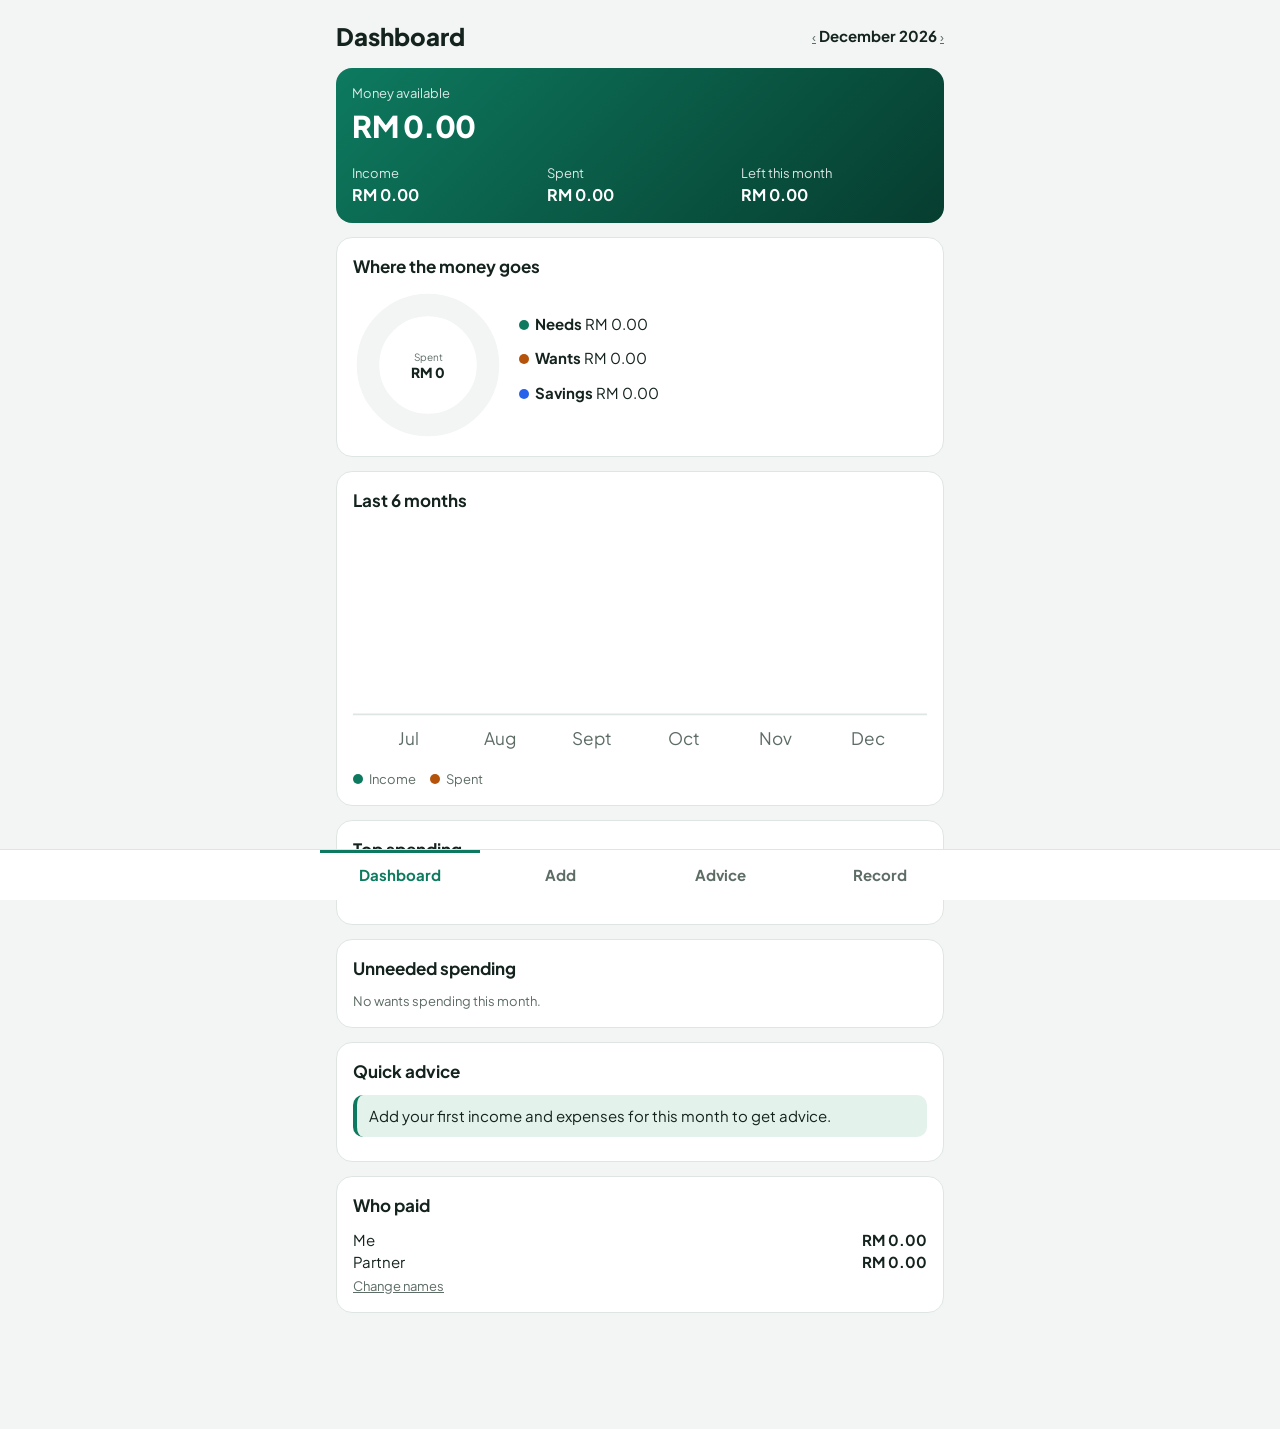
<file: app/src/main/assets/index.html>
<!DOCTYPE html>
<html lang="en">
<head>
<meta charset="utf-8">
<meta name="viewport" content="width=device-width, initial-scale=1, viewport-fit=cover">
<title>Duitku – Household money tracker (Malaysia)</title>
<link href="https://fonts.googleapis.com/css2?family=Plus+Jakarta+Sans:wght@400;500;600;700;800&display=swap" rel="stylesheet">
<style>
:root{--bg:#f2f5f3;--sf:#fff;--ink:#14231d;--mu:#5d6c65;--ln:#dfe6e2;--ac:#0d7a5f;--ai:#fff;--wa:#b45309;--rd:#b42318;--ok:#0d7a5f;--tint:#e4f2ec;--bl:#2563eb;
box-sizing:border-box;padding-top:env(safe-area-inset-top,0px)}
@media (prefers-color-scheme:dark){:root:not([data-theme="light"]){--bg:#0f1714;--sf:#18221e;--ink:#ecf3ef;--mu:#9bada5;--ln:#28352f;--ac:#45c9a2;--ai:#06201a;--wa:#f2a65a;--rd:#f28b82;--ok:#45c9a2;--tint:#1c2e27;--bl:#7cb0ff;color-scheme:dark}}
:root[data-theme="dark"]{--bg:#0f1714;--sf:#18221e;--ink:#ecf3ef;--mu:#9bada5;--ln:#28352f;--ac:#45c9a2;--ai:#06201a;--wa:#f2a65a;--rd:#f28b82;--ok:#45c9a2;--tint:#1c2e27;--bl:#7cb0ff;color-scheme:dark}
html{scroll-padding-top:env(safe-area-inset-top,0px)}
*{box-sizing:border-box}
body{margin:0;background:var(--bg);color:var(--ink);font:400 15px/1.5 "Plus Jakarta Sans",system-ui,sans-serif;padding-bottom:calc(84px + env(safe-area-inset-bottom,0px))}
body::before{content:"";position:fixed;inset:0 0 auto;height:env(safe-area-inset-top,0px);background:var(--bg);z-index:10}
button,input,select,textarea{font:inherit;color:inherit}
:focus-visible{outline:3px solid var(--ac);outline-offset:2px}
main{max-width:640px;margin:0 auto;padding:18px 16px}
h1{font-size:24px;font-weight:800;margin:0}h2{font-size:17px;margin:0 0 10px;font-weight:700}
.top{display:flex;justify-content:space-between;align-items:center;margin-bottom:14px}
.card{background:var(--sf);border:1px solid var(--ln);border-radius:16px;padding:16px;margin-bottom:14px}
.big{font-size:30px;font-weight:800;letter-spacing:-.5px}
.mu{color:var(--mu);font-size:13px}
.three{display:grid;grid-template-columns:repeat(3,1fr);gap:8px;text-align:left}
.three b{display:block;font-size:16px}
.bar{height:8px;background:var(--bg);border-radius:6px;overflow:hidden;margin:4px 0 10px}
.bar i{display:block;height:100%;background:var(--ac)}
.row{display:flex;justify-content:space-between;gap:10px;align-items:baseline}
label{display:grid;gap:5px;font-weight:600;font-size:13px;margin-bottom:12px}
input,select,textarea{width:100%;background:var(--bg);border:1px solid var(--ln);border-radius:10px;padding:11px 12px;font-weight:400}
textarea{min-height:70px}
.btn{border:0;background:var(--ac);color:var(--ai);padding:12px 18px;border-radius:12px;font-weight:700;cursor:pointer}
.btn.g{background:none;color:var(--ink);border:1px solid var(--ln)}
.btn.w{width:100%}
.seg{display:grid;grid-template-columns:1fr 1fr;gap:4px;background:var(--bg);padding:4px;border-radius:12px;margin-bottom:14px}
.seg button{border:0;background:none;padding:9px;border-radius:9px;font-weight:700;color:var(--mu);cursor:pointer}
.seg button[aria-pressed="true"]{background:var(--sf);color:var(--ink);box-shadow:0 1px 3px rgba(0,0,0,.12)}
.tip{padding:10px 12px;border-radius:10px;margin-bottom:8px;background:var(--tint);border-left:4px solid var(--ok)}
.tip.warn{border-color:var(--wa);background:color-mix(in srgb,var(--wa) 14%,var(--sf))}
.tip.bad{border-color:var(--rd);background:color-mix(in srgb,var(--rd) 14%,var(--sf))}
nav{position:fixed;left:0;right:0;bottom:0;background:var(--sf);border-top:1px solid var(--ln);display:flex;justify-content:center;padding-bottom:env(safe-area-inset-bottom,0px);z-index:5}
nav div{display:grid;grid-template-columns:repeat(4,1fr);width:100%;max-width:640px}
nav button{border:0;background:none;padding:14px 4px;font-weight:700;color:var(--mu);cursor:pointer}
nav button[aria-current="page"]{color:var(--ac);box-shadow:inset 0 3px 0 var(--ac)}
.chk{display:flex;gap:10px;align-items:flex-start;font-weight:400;font-size:14px;margin:0 0 10px}
.chk input{width:20px;height:20px;margin-top:1px;flex:none}
.item{display:flex;justify-content:space-between;gap:10px;padding:11px 0;border-bottom:1px solid var(--ln)}
.item:last-child{border:0}
.neg{color:var(--rd)}.pos{color:var(--ok)}
.hide{display:none!important}
a{color:var(--ac);font-weight:600}
.mb{margin-bottom:12px}
.hero{background:linear-gradient(135deg,var(--ac),color-mix(in srgb,var(--ac) 50%,#000));color:var(--ai);border:0}.hero .mu{color:var(--ai);opacity:.85}
.flex{display:flex;gap:16px;align-items:center;flex-wrap:wrap}.dot{display:inline-block;width:10px;height:10px;border-radius:50%;margin-right:6px}
summary{cursor:pointer;font-weight:700;padding:10px 0}details{margin-bottom:14px}
.tbl{width:100%;min-width:540px;border-collapse:collapse;font-size:13px}.tbl th{text-align:left;font-weight:700;color:var(--mu);padding:8px 6px;border-bottom:2px solid var(--ln)}.tbl td{padding:9px 6px;border-bottom:1px solid var(--ln);vertical-align:top}.tbl .n{text-align:right;font-variant-numeric:tabular-nums;white-space:nowrap}.tbl tr.sum td{font-weight:700;background:var(--bg)}.wrap{overflow-x:auto}.chip{display:inline-block;font-size:11px;font-weight:700;color:var(--wa);border:1px solid var(--wa);border-radius:999px;padding:0 7px;margin-left:6px}
dialog{border:0;border-radius:16px;background:var(--sf);color:var(--ink);width:min(420px,calc(100% - 24px));padding:18px}dialog::backdrop{background:rgba(0,0,0,.5)}
.lnk{border:0;background:none;color:var(--mu);text-decoration:underline;cursor:pointer;padding:0;font-size:13px}
</style>
</head>
<body>
<main id="app"></main>
<nav><div id="nav"></div></nav>
<dialog id="ed"></dialog>
<script>
(function(){
var CATS={need:["Groceries (Giant, Lotus’s, Mydin, 99 Speedmart)","Rent / housing loan","Electricity, water & sewerage (TNB, Air Selangor, IWK)","Internet & phone (Unifi, Maxis, CelcomDigi, U Mobile)","Petrol","Tolls & parking","Public transport & TnG reload","Medical, clinic & pharmacy","Insurance & takaful","Education & childcare","Car loan & maintenance","PTPTN / study loan","Family support (parents, duit belanja)","Road tax, assessment & other tax","Zakat"],
want:["Eating out (mamak, kopitiam, restaurant)","Food delivery (GrabFood, foodpanda, ShopeeFood)","Ride-hailing (Grab, inDrive)","Online shopping (Shopee, Lazada, TikTok Shop)","Clothing & shoes","Gadgets & electronics","Subscriptions (Netflix, Astro, Spotify)","Cinema & entertainment","Travel & holidays","Hobbies & sports","Personal care & salon","Gifts, angpow & festive (Raya, CNY, Deepavali)","Games & in-app top-ups","PayLater repayment (Grab, Shopee, Atome)","Sedekah & donations"],
save:["Savings (ASB, Tabung Haji, bank)","Investment (EPF i-Saraan, unit trust, stocks)","Emergency fund"],
other:["Other"]};
var TYPE={};Object.keys(CATS).forEach(function(k){CATS[k].forEach(function(c){TYPE[c]=k})});
var INC=["Salary","Bonus","Side income / freelance","Business","Allowance","Rental income","Dividend / interest","Other income"];
var KW=[[/grabfood|foodpanda|shopeefood|deliveroo/,3+0],[/grab\b|indrive|maxim/,"Ride-hailing (Grab, inDrive)"],[/mamak|kopitiam|restoran|nasi|kopi|teh |makan|cafe|mcd|kfc|starbucks/,"Eating out (mamak, kopitiam, restaurant)"],[/giant|lotus|mydin|99 speed|aeon|econsave|tesco|pasar|jaya grocer/,"Groceries (Giant, Lotus’s, Mydin, 99 Speedmart)"],[/petronas|shell|petron|bhp|caltex|petrol/,"Petrol"],[/tng|touch n go|toll|plus\b|parking|parkir/,"Tolls & parking"],[/rapid|mrt|lrt|ktm/,"Public transport & TnG reload"],[/tnb|syabas|air selangor|iwk|elektrik|water bill/,"Electricity, water & sewerage (TNB, Air Selangor, IWK)"],[/unifi|maxis|celcom|digi|umobile|u mobile|hotlink|yoodo|prepaid/,"Internet & phone (Unifi, Maxis, CelcomDigi, U Mobile)"],[/netflix|astro|spotify|disney|youtube prem|icloud/,"Subscriptions (Netflix, Astro, Spotify)"],[/shopee|lazada|tiktok shop|zalora/,"Online shopping (Shopee, Lazada, TikTok Shop)"],[/clinic|klinik|pharmacy|farmasi|guardian|watsons|hospital/,"Medical, clinic & pharmacy"],[/rent|sewa|housing loan|mortgage/,"Rent / housing loan"],[/ptptn/,"PTPTN / study loan"],[/atome|paylater|spaylater/,"PayLater repayment (Grab, Shopee, Atome)"],[/asb|tabung haji|saving/,"Savings (ASB, Tabung Haji, bank)"],[/epf|kwsp|unit trust|saham|stock/,"Investment (EPF i-Saraan, unit trust, stocks)"],[/zakat/,"Zakat"],[/angpow|raya|duit raya|hadiah|gift/,"Gifts, angpow & festive (Raya, CNY, Deepavali)"],
[/tealive|zus|chagee|marrybrown|secret recipe|old town|pizza|sushi|ayam|burger|boba|bubble|bakery|roti|restaurant|bistro|food court|medan selera/,"Eating out (mamak, kopitiam, restaurant)"],
[/7-eleven|7eleven|kk mart|family ?mart|mynews|mr diy|speedmart|village grocer|hero market/,"Groceries (Giant, Lotus’s, Mydin, 99 Speedmart)"],
[/setel|ron95|ron97|diesel/,"Petrol"],
[/lhdn|hasil|e-filing|cukai|assessment|jpj|road ?tax|mysikap/,"Road tax, assessment & other tax"],
[/allianz|great eastern|\baia\b|prudential|etiqa|takaful|insurance|insurans|zurich|manulife/,"Insurance & takaful"],
[/sekolah|school|tadika|nursery|taska|tuition|tusyen|yuran|university|kolej|college/,"Education & childcare"],
[/mudah|carousell|temu|shein|amazon|aliexpress/,"Online shopping (Shopee, Lazada, TikTok Shop)"],
[/agoda|airasia|booking\.com|traveloka|batik air|malaysia airlines|hotel|resort|homestay|airbnb|klook/,"Travel & holidays"],
[/gsc|tgv|\bmbo\b|cinema|wayang|concert|ticket2u/,"Cinema & entertainment"],
[/steam|garena|mobile legends|pubg|google play|app store|razer gold|unipin/,"Games & in-app top-ups"],
[/uniqlo|h&m|padini|zara|cotton on|shoes|kasut|baju|fashion/,"Clothing & shoes"],
[/iphone|samsung|xiaomi|laptop|macbook|headphone|ps5|nintendo|harvey norman|\bcourts\b/,"Gadgets & electronics"],
[/salon|barber|\bspa\b|massage|sephora/,"Personal care & salon"],
[/gym|fitness|futsal|badminton|golf|decathlon/,"Hobbies & sports"],
[/\bmak\b|\bibu\b|\bayah\b|\babah\b|\bumi\b|parents|duit belanja|\bmama\b|\bpapa\b/,"Family support (parents, duit belanja)"],
[/sedekah|derma|donation|masjid|surau|waqaf|wakaf/,"Sedekah & donations"],
[/emergency fund|dana kecemasan/,"Emergency fund"]];
KW[0][1]="Food delivery (GrabFood, foodpanda, ShopeeFood)";
var FLAGS=[
["Asked to pay into a personal bank account or e-wallet, not a company or the platform",2],
["Pressure to pay now (urgent, limited time, “last slot”)",2],
["Price is far below the normal market price",2],
["They contacted me first by WhatsApp, Telegram, SMS or phone call",2],
["Caller says they are police, court, LHDN, Bank Negara, customs, courier or my bank",3],
["Asked to install an APK file or app from a link or chat",3],
["Asked for my TAC/OTP, PIN or online banking password",3],
["Promises guaranteed returns, or easy commission for liking, ordering or “tasks”",3],
["Must pay a fee first to get a loan, prize, parcel or job",3],
["Seller refuses COD, meeting up or the platform’s payment protection",1],
["I can’t find the company on SSM, or it has no licence for what it offers",2],
["The account number has reports on Semak Mule",4]];
var FK=[[/\bapk\b|\.apk/,5],[/\btac\b|\botp\b|password|pin\b/,6],[/polis|police|mahkamah|court|lhdn|bnm|bank negara|kastam|customs|j&t|pos laju|courier|parcel/,4],[/guarantee|pasti untung|jamin|komisen|commission|task|like and|dividen harian/,7],[/pinjaman|loan|hadiah|prize|menang|won\b/,8],[/urgent|segera|sekarang|last slot|limited/,1]];
var KEY="duitku.v1",S={tx:[],names:["Me","Partner"],open:0},view="home",ym=new Date().toISOString().slice(0,7),kind="exp",pre={};
function load(){try{var d=JSON.parse(localStorage.getItem(KEY));if(d&&d.tx)S=d}catch(e){}}
function save(){try{localStorage.setItem(KEY,JSON.stringify(S));return true}catch(e){return false}}
function $(i){return document.getElementById(i)}
function esc(s){return String(s==null?"":s).replace(/[&<>"']/g,function(c){return{"&":"&amp;","<":"&lt;",">":"&gt;",'"':"&quot;","'":"&#39;"}[c]})}
function rm(n){return "RM "+(Number(n)||0).toLocaleString("en-MY",{minimumFractionDigits:2,maximumFractionDigits:2})}
function short(c){return c.replace(/\s*\(.*\)/,"")}
function month(){return S.tx.filter(function(t){return t.date.slice(0,7)===ym})}
function sum(a){return a.reduce(function(s,t){return s+t.amt},0)}
function mlabel(){var d=new Date(ym+"-01T00:00:00");return d.toLocaleDateString("en-MY",{month:"long",year:"numeric"})}
function shift(n){var d=new Date(ym+"-01T00:00:00");d.setMonth(d.getMonth()+n);ym=d.getFullYear()+"-"+String(d.getMonth()+1).padStart(2,"0");render()}

function advice(ex,inc){
  var a=[],tot=sum(ex),i=sum(inc);
  if(!ex.length&&!inc.length)return[["tip","Add your first income and expenses for this month to get advice."]];
  if(i>0){var r=(i-tot)/i;
    if(r<0)a.push(["bad","You spent more than you earned this month ("+rm(tot-i)+" over). Cut wants first, and avoid covering the gap with PayLater."]);
    else if(r<.1)a.push(["warn","You kept only "+Math.round(r*100)+"% of income. Aim for at least 20%, even if you start by automating a small transfer to savings on payday."]);
    else a.push(["tip","You kept "+Math.round(r*100)+"% of income. "+(r>=.2?"That meets the usual 20% savings target.":"Getting to 20% would be a good next target.")])}
  var g={need:0,want:0,save:0,other:0};ex.forEach(function(t){g[TYPE[t.cat]||"other"]+=t.amt});
  if(i>0){var nd=g.need/i,wn=g.want/i;
    if(nd>.5)a.push(["warn","Needs take "+Math.round(nd*100)+"% of income (guide: about 50%). Look at the biggest bills: rent, car loan, phone and internet plans."]);
    if(wn>.3)a.push(["warn","Wants take "+Math.round(wn*100)+"% of income (guide: about 30%). Check food delivery, online shopping and subscriptions first."])}
  function by(re){return sum(ex.filter(function(t){return re.test(t.cat)}))}
  var fd=by(/^Food delivery/),eo=by(/^Eating out/),gr=by(/^Groceries/);
  if(fd+eo>0&&fd+eo>gr&&gr>0)a.push(["warn","Eating out and delivery ("+rm(fd+eo)+") is more than groceries ("+rm(gr)+"). Cooking a few more meals at home is usually the quickest saving."]);
  if(fd>0&&tot>0&&fd/tot>.08)a.push(["warn","Food delivery is "+Math.round(fd/tot*100)+"% of spending. Delivery fees and markups add up; pickup or self-order costs less."]);
  var pl=by(/^PayLater/);if(pl>0)a.push(["bad","You paid "+rm(pl)+" on PayLater. Treat it like debt: only use it for things you could already afford, and clear it before buying new items."]);
  var sb=by(/^Subscriptions/);if(sb>0)a.push(["tip","Subscriptions: "+rm(sb)+" this month. Cancel any you haven’t used in the last 30 days."]);
  if(g.save===0&&i>0)a.push(["warn","Nothing went into savings or investments this month. Build an emergency fund of 3 to 6 months of expenses first."]);
  var big=ex.slice().sort(function(x,y){return y.amt-x.amt})[0];
  if(big&&tot>0)a.push(["tip","Your biggest single expense was "+rm(big.amt)+" ("+esc(short(big.cat))+"). Was it planned?"]);
  return a.slice(0,6)}

function allBal(){return (+S.open||0)+S.tx.reduce(function(a,t){return a+(t.type==="inc"?t.amt:-t.amt)},0)}
var GC={need:"var(--ac)",want:"var(--wa)",save:"var(--bl)",other:"var(--mu)"},GN={need:"Needs",want:"Wants",save:"Savings",other:"Other"},GT={need:"up to 50%",want:"up to 30%",save:"at least 20%"};
function donut(g,tot){
  var C=301.59,acc=0,h='<svg viewBox="0 0 120 120" width="150" height="150" role="img" aria-label="Spending split by needs, wants and savings"><g transform="rotate(-90 60 60)"><circle cx="60" cy="60" r="48" fill="none" stroke-width="18" style="stroke:var(--bg)"/>';
  if(tot>0)["need","want","save","other"].forEach(function(k){var d=g[k]/tot*C;if(d>0){h+='<circle cx="60" cy="60" r="48" fill="none" stroke-width="18" stroke-dasharray="'+d.toFixed(2)+' '+(C-d).toFixed(2)+'" stroke-dashoffset="'+(-acc).toFixed(2)+'" style="stroke:'+GC[k]+'"/>';acc+=d}});
  return h+'</g><text x="60" y="57" text-anchor="middle" font-size="8" style="fill:var(--mu)">Spent</text><text x="60" y="70" text-anchor="middle" font-size="11" font-weight="800" style="fill:var(--ink)">RM '+Math.round(tot).toLocaleString("en-MY")+'</text></svg>'}
function trend(){
  var d=new Date(ym+"-01T00:00:00"),ms=[];
  for(var i=5;i>=0;i--){var x=new Date(d.getFullYear(),d.getMonth()-i,1);ms.push(x.getFullYear()+"-"+String(x.getMonth()+1).padStart(2,"0"))}
  var data=ms.map(function(m){var t=S.tx.filter(function(y){return y.date.slice(0,7)===m});return [m,sum(t.filter(function(y){return y.type==="inc"})),sum(t.filter(function(y){return y.type==="exp"}))]});
  var mx=Math.max.apply(null,data.map(function(r){return Math.max(r[1],r[2])}).concat([1])),h='<svg viewBox="0 0 300 126" width="100%" role="img" aria-label="Income and spending for the last 6 months"><line x1="0" y1="100" x2="300" y2="100" stroke-width="1" style="stroke:var(--ln)"/>';
  data.forEach(function(r,i){var x=12+i*48,hi=r[1]/mx*90,he=r[2]/mx*90;
    h+='<rect x="'+x+'" y="'+(100-hi).toFixed(1)+'" width="16" height="'+hi.toFixed(1)+'" rx="3" style="fill:var(--ac)"/><rect x="'+(x+18)+'" y="'+(100-he).toFixed(1)+'" width="16" height="'+he.toFixed(1)+'" rx="3" style="fill:var(--wa)"/><text x="'+(x+17)+'" y="116" text-anchor="middle" font-size="9" style="fill:var(--mu)">'+new Date(r[0]+"-01T00:00:00").toLocaleDateString("en-MY",{month:"short"})+'</text>'});
  return h+'</svg>'}
function unneeded(ex){return ex.filter(function(t){return TYPE[t.cat]==="want"&&!/^Sedekah/.test(t.cat)&&!t.keep}).sort(function(a,b){return b.amt-a.amt})}
function home(){
  var m=month(),ex=m.filter(function(t){return t.type==="exp"}),inc=m.filter(function(t){return t.type==="inc"}),e=sum(ex),i=sum(inc),bc={},g={need:0,want:0,save:0,other:0};
  ex.forEach(function(t){bc[t.cat]=(bc[t.cat]||0)+t.amt;g[TYPE[t.cat]||"other"]+=t.amt});
  var cs=Object.keys(bc).sort(function(a,b){return bc[b]-bc[a]}).slice(0,6),un=unneeded(ex),ut=sum(un),base=i>0?i:e;
  var legend=["need","want","save","other"].filter(function(k){return k!=="other"||g[k]>0}).map(function(k){return '<div class="mb"><span class="dot" style="background:'+GC[k]+'"></span><b>'+GN[k]+'</b> '+rm(g[k])+'<div class="mu">'+(base>0?Math.round(g[k]/base*100)+'% of '+(i>0?'income':'spending')+(i>0&&GT[k]?' (aim '+GT[k]+')':''):'')+'</div></div>'}).join("");
  var ppl=S.names.map(function(n,k){return [n,sum(ex.filter(function(t){return t.who===k}))]});
  return '<div class="top"><h1>Dashboard</h1><div><button class="lnk" id="mp">‹</button> <b>'+mlabel()+'</b> <button class="lnk" id="mn">›</button></div></div>'+
  '<div class="card hero"><div class="mu">Money available</div><div class="big">'+rm(allBal())+'</div><div class="three" style="margin-top:12px"><div><span class="mu">Income</span><b>'+rm(i)+'</b></div><div><span class="mu">Spent</span><b>'+rm(e)+'</b></div><div><span class="mu">Left this month</span><b>'+rm(i-e)+'</b></div></div></div>'+
  '<div class="card"><h2>Where the money goes</h2><div class="flex">'+donut(g,e)+'<div style="flex:1;min-width:150px">'+legend+'</div></div></div>'+
  '<div class="card"><h2>Last 6 months</h2>'+trend()+'<div class="mu"><span class="dot" style="background:var(--ac)"></span>Income <span class="dot" style="background:var(--wa);margin-left:12px"></span>Spent</div></div>'+
  '<div class="card"><h2>Top spending</h2>'+(cs.length?cs.map(function(c){return '<div class="row"><span>'+esc(short(c))+'</span><b>'+rm(bc[c])+'</b></div><div class="bar"><i style="width:'+Math.round(bc[c]/e*100)+'%;background:'+GC[TYPE[c]||"other"]+'"></i></div>'}).join(""):'<p class="mu">No expenses yet.</p>')+'</div>'+
  '<div class="card"><h2>Unneeded spending</h2>'+(un.length?'<p class="mu" style="margin-top:0">'+rm(ut)+' went on wants this month'+(e>0?' ('+Math.round(ut/e*100)+'% of spending)':'')+'. Cutting half would save about '+rm(ut/2)+' a month, or '+rm(ut*6)+' a year.</p>'+un.slice(0,6).map(function(t){return '<div class="item"><div><b>'+esc(t.purpose||t.payee||short(t.cat))+'</b><div class="mu">'+t.date.slice(8)+'/'+t.date.slice(5,7)+' · '+esc(short(t.cat))+'</div><button class="lnk" data-keep="'+t.id+'">Mark as needed</button></div><b class="neg">'+rm(t.amt)+'</b></div>'}).join("")+(un.length>6?'<p class="mu">+ '+(un.length-6)+' more in Record.</p>':''):'<p class="mu" style="margin:0">No wants spending this month.</p>')+'</div>'+
  '<div class="card"><h2>Quick advice</h2>'+advice(ex,inc).slice(0,3).map(function(a){return '<div class="tip '+(a[0]==="tip"?"":a[0])+'">'+a[1]+'</div>'}).join("")+'</div>'+
  '<div class="card"><h2>Who paid</h2>'+ppl.map(function(p){return '<div class="row"><span>'+esc(p[0])+'</span><b>'+rm(p[1])+'</b></div>'}).join("")+'<button class="lnk" id="rn">Change names</button></div>'}
function opts(list){return list.map(function(c){return '<option>'+esc(c)+'</option>'}).join("")}
function catSel(){return '<optgroup label="Needs">'+opts(CATS.need)+'</optgroup><optgroup label="Wants">'+opts(CATS.want)+'</optgroup><optgroup label="Savings">'+opts(CATS.save)+'</optgroup><optgroup label="Other">'+opts(CATS.other)+'</optgroup>'}
function add(){
  return '<div class="top"><h1>Add</h1></div>'+
  '<div class="card"><h2>Paste bank or e-wallet messages</h2><label style="margin-bottom:8px">One message per line<textarea id="qa" style="min-height:110px" placeholder="Maybank2u: RM25.50 paid to SHELL via DuitNow QR on 12/10&#10;TnG eWallet reload RM50&#10;Credited RM3,200 GAJI from ABC SDN BHD"></textarea></label><button class="btn w" id="qb">Add</button><p class="mu" id="qm" style="margin:8px 0 0">Pasted messages are read and added to your record automatically. If a purpose is wrong, fix it afterwards with Edit.</p></div>'+pvHtml()+
  '<div class="card"><div class="seg"><button data-k="exp" aria-pressed="'+(kind==="exp")+'">Expense</button><button data-k="inc" aria-pressed="'+(kind==="inc")+'">Income</button></div>'+
  '<label>Amount (RM)<input id="am" type="number" min="0" step="0.01" inputmode="decimal"></label>'+
  '<label>Category<select id="ct">'+(kind==="exp"?catSel():opts(INC))+'</select></label>'+
  '<label>Paid by / received by<select id="wh">'+S.names.map(function(n,k){return '<option value="'+k+'">'+esc(n)+'</option>'}).join("")+'</select></label>'+
  '<label>Shop or person<input id="py"></label><label>Date<input id="dt" type="date" value="'+new Date().toISOString().slice(0,10)+'"></label><label>Note<input id="nt"></label>'+
  '<div id="er" class="neg mb" role="alert"></div><button class="btn w" id="sv">Save</button></div>'}
function guess(s){var l=s.toLowerCase();for(var i=0;i<KW.length;i++)if(KW[i][0].test(l))return KW[i][1];return "Other"}
var INCK=[[/gaji|salary|payroll|wages/,"Salary"],[/bonus/,"Bonus"],[/dividend|interest|faedah|hibah|profit payment/,"Dividend / interest"],[/rental|rent received|sewa diterima/,"Rental income"],[/allowance|elaun|stipend|bantuan|\bstr\b|\bbsh\b/,"Allowance"],[/freelance|invoice|client|commission/,"Side income / freelance"]];
var BANKS=[[/maybank|\bmae\b|m2u/,"Maybank"],[/cimb/,"CIMB"],[/\brhb\b/,"RHB"],[/public ?bank|\bpbe\b/,"Public Bank"],[/hong leong|\bhlb\b/,"Hong Leong"],[/ambank/,"AmBank"],[/bank islam/,"Bank Islam"],[/\bbsn\b/,"BSN"],[/\buob\b/,"UOB"],[/ocbc/,"OCBC"],[/touch ?'?n ?go|\btng\b/,"TnG eWallet"],[/grabpay/,"GrabPay"],[/shopeepay/,"ShopeePay"],[/boost/,"Boost"],[/gxbank|\bgx\b/,"GXBank"],[/aeon bank/,"AEON Bank"]];
var METH=[[/duitnow/,"DuitNow"],[/\bqr\b/,"QR"],[/fpx|online banking/,"FPX"],[/\batm\b|cash withdrawal/,"ATM"],[/visa|mastercard|\bpos\b|card/,"Card"],[/transfer|ibg|giro/,"Transfer"],[/reload/,"Reload"]];
function pick(t,l){for(var i=0;i<t.length;i++)if(t[i][0].test(l))return t[i][1];return ""}
function mkp(cat,payee,inc,raw){if(cat==="Other")return payee?(inc?"Received from ":"Payment to ")+payee:raw.slice(0,40);return (inc?cat:short(cat))+(payee?(inc?" from ":" – ")+payee:"")}
function interpret(raw){
  var l=raw.toLowerCase(),c=l.replace(/\d{1,2}[\/-]\d{1,2}[\/-]\d{2,4}/g," ").replace(/\d{1,2}:\d{2}(:\d{2})?/g," ").replace(/\b\d{7,}\b/g," ");
  var m=c.match(/(?:rm|myr)\s*([\d,]+(?:\.\d{1,2})?)/)||c.match(/([\d,]*\d\.\d{2})\b/)||c.match(/\b(\d+)\b/);
  if(!m)return null;
  var amt=parseFloat(m[1].replace(/,/g,""));if(!(amt>0))return null;
  var d=new Date(),dm=l.match(/(\d{1,2})[\/-](\d{1,2})[\/-](\d{2,4})/);
  if(dm){var y=+dm[3];if(y<100)y+=2000;var dd=new Date(y,+dm[2]-1,+dm[1]);if(!isNaN(dd))d=dd}
  else if(/yesterday|semalam/.test(l))d.setDate(d.getDate()-1);
  var date=d.getFullYear()+"-"+String(d.getMonth()+1).padStart(2,"0")+"-"+String(d.getDate()).padStart(2,"0");
  var inc=/received|credited|diterima|\bcr\b|salary|gaji|refund|cashback|rebate|deposit|transfer from|duitnow from|dividend|bonus|payroll/.test(l);
  var X="([A-Za-z0-9&'.\\-\\/ ]{2,40}?)(?=\\s+(?:on|via|ref|using|for|dated|bal|balance|successful|account|a\\/c|semalam|yesterday|today)\\b|\\s+(?:rm|myr)|\\s+\\d|[.,;:]|$)";
  var rx=new RegExp((inc?"(?:\\bfrom\\b|\\bdari\\b)":"(?:\\bto\\b|\\bat\\b|@|\\bkepada\\b|\\bdi\\b|\\bpos\\b|\\bpurchase\\b)")+"\\s+"+X,"i");
  var pm=raw.match(rx),payee=pm?pm[1].trim():"";
  if(/^(your|my|account|a\/c|the)$/i.test(payee))payee="";
  if(payee&&payee===payee.toUpperCase())payee=payee.replace(/\S+/g,function(t){return t.charAt(0)+t.slice(1).toLowerCase()});
  var cat="Other";
  if(inc){cat="Other income";for(var i=0;i<INCK.length;i++)if(INCK[i][0].test(l)){cat=INCK[i][1];break}}
  else cat=guess(l);
  var ch=[pick(BANKS,l),pick(METH,l)].filter(Boolean).join(" · ");
  var who=0;S.names.forEach(function(n,k){if(k>0&&n&&l.indexOf(n.toLowerCase())>-1)who=k});
  return {type:inc?"inc":"exp",amt:amt,cat:cat,who:who,payee:payee,purpose:mkp(cat,payee,inc,raw),raw:raw,ch:ch,date:date,review:cat==="Other"}}
var pend=[],rows=[],done=null;
function optsS(list,sel){return list.map(function(c){return '<option'+(c===sel?' selected':'')+'>'+esc(c)+'</option>'}).join("")}
function catSelS(sel){return '<optgroup label="Needs">'+optsS(CATS.need,sel)+'</optgroup><optgroup label="Wants">'+optsS(CATS.want,sel)+'</optgroup><optgroup label="Savings">'+optsS(CATS.save,sel)+'</optgroup><optgroup label="Other">'+optsS(CATS.other,sel)+'</optgroup>'}
function meaning(p){return (p.type==="inc"?"Received ":"Paid ")+rm(p.amt)+(p.payee?(p.type==="inc"?" from ":" to ")+p.payee:"")+(p.ch?" via "+p.ch:"")+", counted as "+short(p.cat)+"."}
function pvHtml(){
  if(!done)return "";
  var n=[];if(done.dup)n.push(done.dup+" duplicate skipped");if(done.bad)n.push(done.bad+" without an amount skipped");
  return '<div class="card"><h2>'+(done.items.length?"Added to record":"Nothing new added")+'</h2>'+done.items.map(function(p){return '<div class="item"><div style="flex:1;min-width:0"><b>'+esc(p.purpose)+'</b>'+(p.cat==="Other"?'<span class="chip">Check category</span>':'')+'<div class="mu">'+esc(meaning(p))+'</div><button class="lnk" data-ed="'+p.id+'">Edit</button></div><div style="text-align:right"><b class="'+(p.type==="inc"?"pos":"neg")+'">'+(p.type==="inc"?"+":"-")+rm(p.amt)+'</b></div></div>'}).join("")+
  (n.length?'<p class="mu">'+n.join(", ")+'.</p>':'')+
  '<div style="display:flex;gap:8px;margin-top:10px">'+(done.items.length?'<button class="btn g" id="un" style="flex:1">Undo</button>':'')+'<button class="btn" id="gl" style="flex:1">Open record</button></div></div>'}
function ingest(t){
  var parts=t.indexOf("\n\n")>-1?t.split(/\n\s*\n/):t.split("\n"),items=[],dup=0,bad=0,n=Date.now();
  parts.forEach(function(x){x=x.trim();if(!x)return;var r=interpret(x.replace(/\s*\n\s*/g," "));if(!r){bad++;return}
    var same=S.tx.concat(items).some(function(y){return y.raw===r.raw&&y.date===r.date&&y.amt===r.amt});
    if(same){dup++;return}
    r.id=String(n+items.length);delete r.review;items.push(r)});
  items.forEach(function(r){S.tx.unshift(r)});
  if(items.length&&!save()){S.tx=S.tx.slice(items.length);return null}
  done={items:items,dup:dup,bad:bad};return done}
function runIngest(){
  var el=$("qa");if(!el)return;var t=el.value.trim();
  if(!t){$("qm").textContent="Paste at least one message.";return}
  var r=ingest(t);if(!r){$("qm").textContent="Could not save on this device.";return}
  var mx="";r.items.forEach(function(p){if(p.date>mx)mx=p.date});if(mx)ym=mx.slice(0,7);
  render()}
function editTx(id){
  var x=S.tx.filter(function(y){return y.id===id})[0];if(!x)return;
  $("ed").innerHTML='<h2>Edit entry</h2><label>Description<input id="ed1" value="'+esc(x.purpose||x.payee||"")+'"></label><label>Category<select id="ed2">'+(x.type==="inc"?optsS(INC,x.cat):catSelS(x.cat))+'</select></label><div style="display:flex;gap:8px;justify-content:flex-end"><button class="btn g" id="edx">Cancel</button><button class="btn" id="eds">Save</button></div>';
  $("ed").showModal();$("edx").onclick=function(){$("ed").close()};
  $("eds").onclick=function(){var old=x.purpose,nv=$("ed1").value.trim(),c=$("ed2").value;x.cat=c;x.purpose=(nv&&nv!==old)?nv:mkp(c,x.payee||"",x.type==="inc",x.raw||"");save();$("ed").close();render()}}
function copy(txt,cb){
  var no=function(){var a=document.createElement("textarea");a.value=txt;a.style.cssText="position:fixed;opacity:0";document.body.appendChild(a);a.select();var r=false;try{r=document.execCommand("copy")}catch(e){}document.body.removeChild(a);cb(r)};
  if(navigator.clipboard&&navigator.clipboard.writeText)navigator.clipboard.writeText(txt).then(function(){cb(true)},no);else no()}
document.addEventListener("change",function(e){var t=e.target;if(t.dataset&&t.dataset.pc!==undefined){var p=pend[+t.dataset.pc];p.cat=t.value;p.review=false;p.purpose=mkp(p.cat,p.payee,p.type==="inc",p.raw);render()}});
function stats(){
  var ms={};S.tx.forEach(function(t){var k=t.date.slice(0,7),o=ms[k]||(ms[k]={i:0,e:0,n:0});if(t.type==="inc")o.i+=t.amt;else{o.e+=t.amt;if(TYPE[t.cat]==="need")o.n+=t.amt}});
  var k=Object.keys(ms),c=Math.max(k.length,1),r={inc:0,exp:0,need:0};k.forEach(function(x){r.inc+=ms[x].i;r.exp+=ms[x].e;r.need+=ms[x].n});
  return {inc:r.inc/c,exp:r.exp/c,need:r.need/c}}
function check(){
  var st=stats(),bal=allBal(),buf=st.need,free=Math.max(0,bal-buf),m=month(),left=sum(m.filter(function(t){return t.type==="inc"}))-sum(m.filter(function(t){return t.type==="exp"}));
  return '<div class="top"><h1>Advice</h1></div>'+
  '<div class="card hero"><div class="mu">Money available</div><div class="big">'+rm(bal)+'</div><div class="three" style="margin-top:12px"><div><span class="mu">Safety buffer</span><b>'+rm(buf)+'</b></div><div><span class="mu">Free to spend</span><b>'+rm(free)+'</b></div><div><span class="mu">Left this month</span><b>'+rm(left)+'</b></div></div></div>'+
  '<div class="card"><h2>Can I afford it?</h2><p class="mu" style="margin-top:0">Tell me what you plan to pay for. The safety buffer is one month of your usual essentials.</p>'+
  '<label>What is it?<input id="it" placeholder="e.g. new phone, Netflix, motorbike loan" value="'+esc(pre.item||"")+'"></label>'+
  '<label>Amount (RM)<input id="ia" type="number" min="0" step="0.01" inputmode="decimal" value="'+esc(pre.amt||"")+'"></label>'+
  '<label>How will you pay?<select id="ik"><option value="once">One-time payment</option><option value="monthly">Monthly payment (loan, instalment, subscription)</option></select></label>'+
  '<label>Is it a need or a want?<select id="in"><option value="auto">Not sure, guess from the name</option><option value="need">Need</option><option value="want">Want</option></select></label>'+
  '<label>Payment method<select id="ip"><option value="cash">Cash, bank or e-wallet</option><option value="later">PayLater or instalment plan</option></select></label>'+
  '<button class="btn w" id="ask">Get advice</button></div><div id="ares"></div>'+
  '<details><summary>Is a seller or offer a scam?</summary>'+scamBox()+'</details>'}
function ask(){
  var item=$("it").value.trim(),a=parseFloat($("ia").value),k=$("ik").value,nw=$("in").value,pay=$("ip").value,out=$("ares");
  if(!(a>0)){out.innerHTML='<div class="tip bad">Enter the amount first.</div>';return}
  if(!S.tx.length&&!(+S.open)){out.innerHTML='<div class="tip warn"><b>I need your numbers first.</b><br>Set your starting balance in Record and add some income and spending, then ask again.</div>';return}
  var cat=guess(item.toLowerCase()),tp=nw==="auto"?(TYPE[cat]==="need"?"need":"want"):nw,st=stats(),bal=allBal(),buf=st.need,free=Math.max(0,bal-buf),surplus=st.inc-st.exp,tips=[],lv="tip",head="",after=bal-a;
  if(nw==="auto"&&cat==="Other")tips.push("I couldn’t tell what this is, so I treated it as a want.");
  if(k==="once"){
    if(a>bal){lv="bad";head="You can’t afford this yet.";tips.push("You are "+rm(a-bal)+" short of the full price.");tips.push(surplus>0?"At your usual surplus of "+rm(surplus)+" a month, you could save it in about "+Math.ceil((a-bal)/surplus)+" month(s).":"Your spending is at or above your income, so free up money from wants first.")}
    else if(after<buf){lv=tp==="need"?"warn":"bad";head=tp==="need"?"Possible, but it uses your safety buffer.":"Not now. It would eat into your safety buffer.";tips.push("After paying you would have "+rm(after)+", which is less than one month of essentials ("+rm(buf)+").")}
    else if(tp==="want"&&free>0&&a/free>.5){lv="warn";head="You can afford it, but it’s a big bite.";tips.push("It uses "+Math.round(a/free*100)+"% of your free money. Wait 30 days; if you still want it then, buy it.")}
    else{head=tp==="need"?"Go ahead. This looks affordable.":"Yes, you can afford it.";tips.push("You would still have "+rm(after)+" after paying.")}
    tips.push(tp==="need"?"It’s a need, so compare prices (Shopee, Lazada, local shops) before paying.":"It’s a want, so move the money from another wants category instead of your savings.")}
  else{
    var commit=sum(month().filter(function(t){return t.type==="exp"&&/^(Rent|Car loan|PTPTN|PayLater|Insurance)/.test(t.cat)})),income=st.inc,share=income>0?(commit+a)/income:0;
    tips.push("This adds "+rm(a)+" a month, which is "+rm(a*12)+" a year.");
    if(income>0)tips.push("Fixed commitments would be about "+Math.round(share*100)+"% of your income. Keep loans and instalments under about 35%.");
    if(income>0&&share>.35){lv="bad";head="Too heavy for your income."}
    else if(surplus<a){lv="warn";head="You would have to cut something else.";tips.push("Your usual monthly surplus is "+rm(surplus)+", which is less than this payment.")}
    else if(tp==="want"&&income>0&&a/income>.05){lv="warn";head="Affordable, but check it’s worth it.";tips.push("It takes "+Math.round(a/income*100)+"% of income for something you want.")}
    else head="This monthly cost looks manageable."}
  if(pay==="later")tips.push(a>free?"PayLater or an instalment plan is a trap here: you couldn’t pay in full today.":"You could pay in full, so pay cash and skip PayLater fees and interest.");
  var mo=buf>0?Math.max(0,after/buf).toFixed(1):"–";
  out.innerHTML='<div class="card"><div class="tip '+(lv==="tip"?"":lv)+'"><b>'+head+'</b></div><div class="three" style="margin-bottom:12px"><div><span class="mu">Available now</span><b>'+rm(bal)+'</b></div><div><span class="mu">After paying</span><b>'+rm(after)+'</b></div><div><span class="mu">Months of essentials</span><b>'+mo+'</b></div></div>'+tips.map(function(x){return '<div class="tip">'+x+'</div>'}).join("")+'</div>'}
function scamBox(){
  return '<div class="card"><p class="mu" style="margin-top:0">Describe the shop, seller, caller or offer. Tick everything that applies. This is a guide for spotting common Malaysian scams, not proof either way.</p>'+
  '<label>Who or what is it?<textarea id="ds" placeholder="e.g. WhatsApp seller selling iPhone RM800, wants transfer to personal account">'+esc(pre.d||"")+'</textarea></label>'+
  FLAGS.map(function(f,k){return '<label class="chk"><input type="checkbox" class="fl" data-w="'+f[1]+'" id="f'+k+'"><span>'+f[0]+'</span></label>'}).join("")+
  '<button class="btn w" id="go">Check risk</button></div><div id="res"></div>'+
  '<div class="card"><h2>Verify before you pay</h2><p class="mu" style="margin-top:0">Check the account or phone number on the Royal Malaysia Police <a href="https://semakmule.rmp.gov.my" target="_blank" rel="noopener">Semak Mule</a>. Check licences on Bank Negara’s Financial Consumer Alert List and the Securities Commission’s Investor Alert List. Check companies on SSM. If you already paid, call your bank right away and the National Scam Response Centre at 997.</p></div>'}
function scan(){
  var l=$("ds").value.toLowerCase();
  FK.forEach(function(k){if(k[0].test(l))$("f"+k[1]).checked=true})}
function risk(){
  var sc=0,mx=0,rs=[];
  [].forEach.call(document.querySelectorAll(".fl:checked"),function(c){var w=+c.dataset.w;sc+=w;mx=Math.max(mx,w);rs.push(c.nextSibling.textContent)});
  var lv=mx>=3||sc>=5?"bad":sc>=2?"warn":"tip";
  var t={bad:["High risk. Do not pay or share any code.","Stop contact. Never give TAC/OTP or install files sent in chat. Verify through the official website or number you find yourself, and check Semak Mule. If you already paid, call your bank and 997 now."],warn:["Be careful.","Several warning signs. Ask for company details, pay only through the platform’s protected checkout or COD, and check Semak Mule before transferring."],tip:["No major red flags ticked.","Still verify the seller’s reviews, use protected payment, and keep chat records."]}[lv];
  $("res").innerHTML='<div class="tip '+(lv==="tip"?"":lv)+'"><b>'+t[0]+'</b><br>'+t[1]+(rs.length?'<ul style="margin:8px 0 0;padding-left:18px">'+rs.map(function(r){return "<li>"+esc(r)+"</li>"}).join("")+"</ul>":"")+'</div>'}
function hist(){
  var all=S.tx.slice().sort(function(a,b){return a.date===b.date?(+a.id)-(+b.id):a.date<b.date?-1:1});
  var bal=+S.open||0,start=ym+"-01";
  all.forEach(function(t){if(t.date<start)bal+=(t.type==="inc"?t.amt:-t.amt)});
  var bf=bal,dr=0,cr=0,out=[],tr="";
  all.filter(function(t){return t.date.slice(0,7)===ym}).forEach(function(t){
    bal+=t.type==="inc"?t.amt:-t.amt;if(t.type==="inc")cr+=t.amt;else dr+=t.amt;
    var ds=t.purpose||t.payee||short(t.cat),n=function(v){return rm(v).slice(3)};
    out.push([t.date,ds,t.type==="exp"?t.amt:"",t.type==="inc"?t.amt:"",bal,t.cat,S.names[t.who]||"",t.raw||t.note||""]);
    tr+='<tr data-s="'+esc((ds+" "+t.cat+" "+(t.raw||"")+" "+(t.ch||"")).toLowerCase())+'"><td>'+t.date.slice(8)+"/"+t.date.slice(5,7)+'</td><td><b>'+esc(ds)+'</b>'+(t.cat==="Other"?'<span class="chip">Check category</span>':'')+'<div class="mu">'+esc(short(t.cat))+' · '+esc(S.names[t.who]||"")+(t.ch?' · '+esc(t.ch):'')+'</div>'+(t.raw?'<div class="mu" style="font-size:12px">“'+esc(t.raw.slice(0,90))+'”</div>':'')+'<button class="lnk" data-ed="'+t.id+'">Edit</button> <button class="lnk" data-del="'+t.id+'">Delete</button></td><td class="n neg">'+(t.type==="exp"?n(t.amt):"")+'</td><td class="n pos">'+(t.type==="inc"?n(t.amt):"")+'</td><td class="n">'+n(bal)+'</td></tr>'});
  rows=out;var n2=function(v){return rm(v).slice(3)};
  return '<div class="top"><h1>Record</h1><div><button class="lnk" id="mp">‹</button> <b>'+mlabel()+'</b> <button class="lnk" id="mn">›</button></div></div>'+
  '<div class="card"><div class="row"><div><div class="mu">Closing balance</div><div class="big '+(bal<0?'neg':'')+'">'+rm(bal)+'</div></div><button class="btn g" id="ob">Starting balance</button></div></div>'+
  '<input id="fq" placeholder="Search description, category or message" aria-label="Search the record" style="margin-bottom:12px">'+
  '<div class="card"><div class="wrap"><table class="tbl"><thead><tr><th>Date</th><th>Description</th><th class="n">Debit</th><th class="n">Credit</th><th class="n">Balance (RM)</th></tr></thead><tbody>'+
  '<tr class="sum"><td></td><td>Balance brought forward</td><td></td><td></td><td class="n">'+n2(bf)+'</td></tr>'+
  (tr||'<tr><td></td><td class="mu">No entries this month.</td><td></td><td></td><td></td></tr>')+
  '<tr class="sum"><td></td><td>Total and closing balance</td><td class="n">'+n2(dr)+'</td><td class="n">'+n2(cr)+'</td><td class="n">'+n2(bal)+'</td></tr></tbody></table></div></div>'+
  '<button class="btn g w" id="cp">Copy record as CSV</button><p class="mu" id="cm"></p>'}
function render(){
  var v={home:home,add:add,check:check,hist:hist}[view]();
  $("app").innerHTML=v;
  $("nav").innerHTML=[["home","Dashboard"],["add","Add"],["check","Advice"],["hist","Record"]].map(function(n){return '<button data-v="'+n[0]+'"'+(view===n[0]?' aria-current="page"':'')+'>'+n[1]+'</button>'}).join("");
  var q=function(i,f){var e=$(i);if(e)e.onclick=f};
  q("mp",function(){shift(-1)});q("mn",function(){shift(1)});
  q("rn",function(){var a=prompt("Name 1",S.names[0]),b=prompt("Name 2",S.names[1]);if(a&&b){S.names=[a.trim(),b.trim()];save();render()}});
  q("qb",runIngest);
  if($("qa"))$("qa").addEventListener("paste",function(){setTimeout(runIngest,80)});
  q("un",function(){if(done){var ids=done.items.map(function(p){return p.id});S.tx=S.tx.filter(function(y){return ids.indexOf(y.id)<0});save()}done=null;render()});
  q("gl",function(){done=null;view="hist";render()});
  q("sv",function(){
    var a=parseFloat($("am").value);if(!(a>0)){$("er").textContent="Enter an amount above 0.";return}
    var pe=$("py").value.trim(),ct=$("ct").value;S.tx.unshift({id:String(Date.now()),type:kind,amt:a,cat:ct,who:+$("wh").value,payee:pe,purpose:mkp(ct,pe,kind==="inc",pe),raw:$("nt").value.trim(),note:"",date:$("dt").value});
    if(!save()){S.tx.shift();$("er").textContent="Could not save on this device.";return}
    ym=$("dt").value.slice(0,7);view="home";render()});
  q("go",risk);q("ask",ask);
  if($("ds"))$("ds").oninput=scan;
  q("cp",function(){var cv=function(v){return '"'+String(v).replace(/"/g,'""')+'"'};var csv="date,description,debit,credit,balance,category,person,message\n"+rows.map(function(r){return [r[0],cv(r[1]),r[2],r[3],r[4].toFixed(2),cv(r[5]),cv(r[6]),cv(r[7])].join(",")}).join("\n");copy(csv,function(ok){$("cm").textContent=ok?"Copied. Paste it into a spreadsheet.":"Copy didn’t work on this device."})});
  q("ob",function(){var v=prompt("Balance in your account before you started using this app (RM)",S.open||0);if(v===null)return;var n=parseFloat(String(v).replace(/,/g,""));if(!isNaN(n)){S.open=n;save();render()}});
  if($("fq"))$("fq").oninput=function(){var v=this.value.toLowerCase();[].forEach.call(document.querySelectorAll("tr[data-s]"),function(r){r.classList.toggle("hide",r.dataset.s.indexOf(v)<0)})};
  q("ps",function(){var n=Date.now(),mx="";pend.forEach(function(p,i){p.id=String(n+i);delete p.review;if(p.date>mx)mx=p.date;S.tx.unshift(p)});pend=[];save();ym=mx.slice(0,7);view="hist";render()});
}
document.addEventListener("click",function(e){
  var t=e.target.closest("[data-v],[data-k],[data-del],[data-chk],[data-ed],[data-pr],[data-keep]");if(!t)return;if(t.dataset.pr!==undefined){pend.splice(+t.dataset.pr,1);render();return}if(t.dataset.ed){editTx(t.dataset.ed);return}if(t.dataset.keep){var kx=S.tx.filter(function(y){return y.id===t.dataset.keep})[0];if(kx){kx.keep=true;save();render()}return}
  if(t.dataset.v){view=t.dataset.v;pre={};done=null;render()}
  else if(t.dataset.k){kind=t.dataset.k;render()}
  else if(t.dataset.del){if(confirm("Delete this entry?")){S.tx=S.tx.filter(function(x){return x.id!==t.dataset.del});save();render()}}
  else if(t.dataset.chk){var x=S.tx.filter(function(y){return y.id===t.dataset.chk})[0];pre={d:(x.raw||x.purpose||x.payee||"")+" "+rm(x.amt)};view="check";render();scan()}
});
load();render();
})();
</script>
</body>
</html>
</file>
